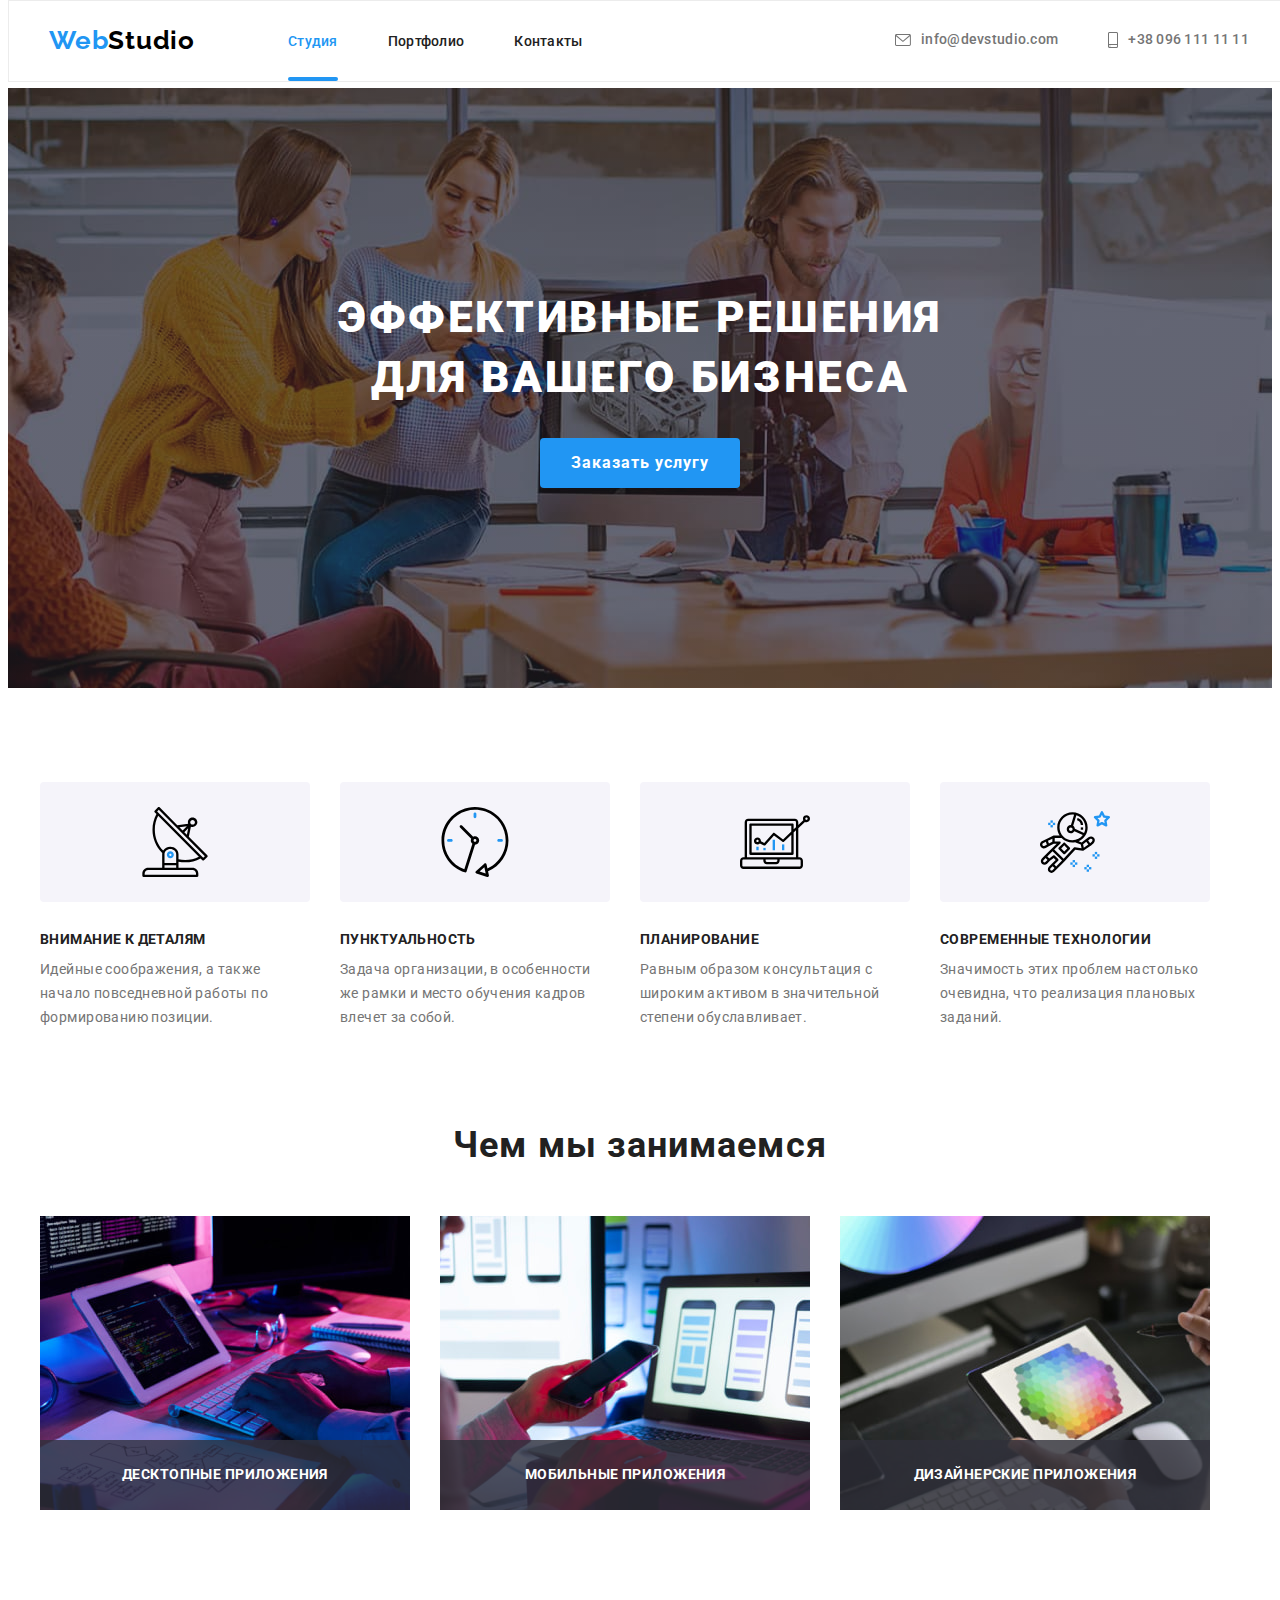
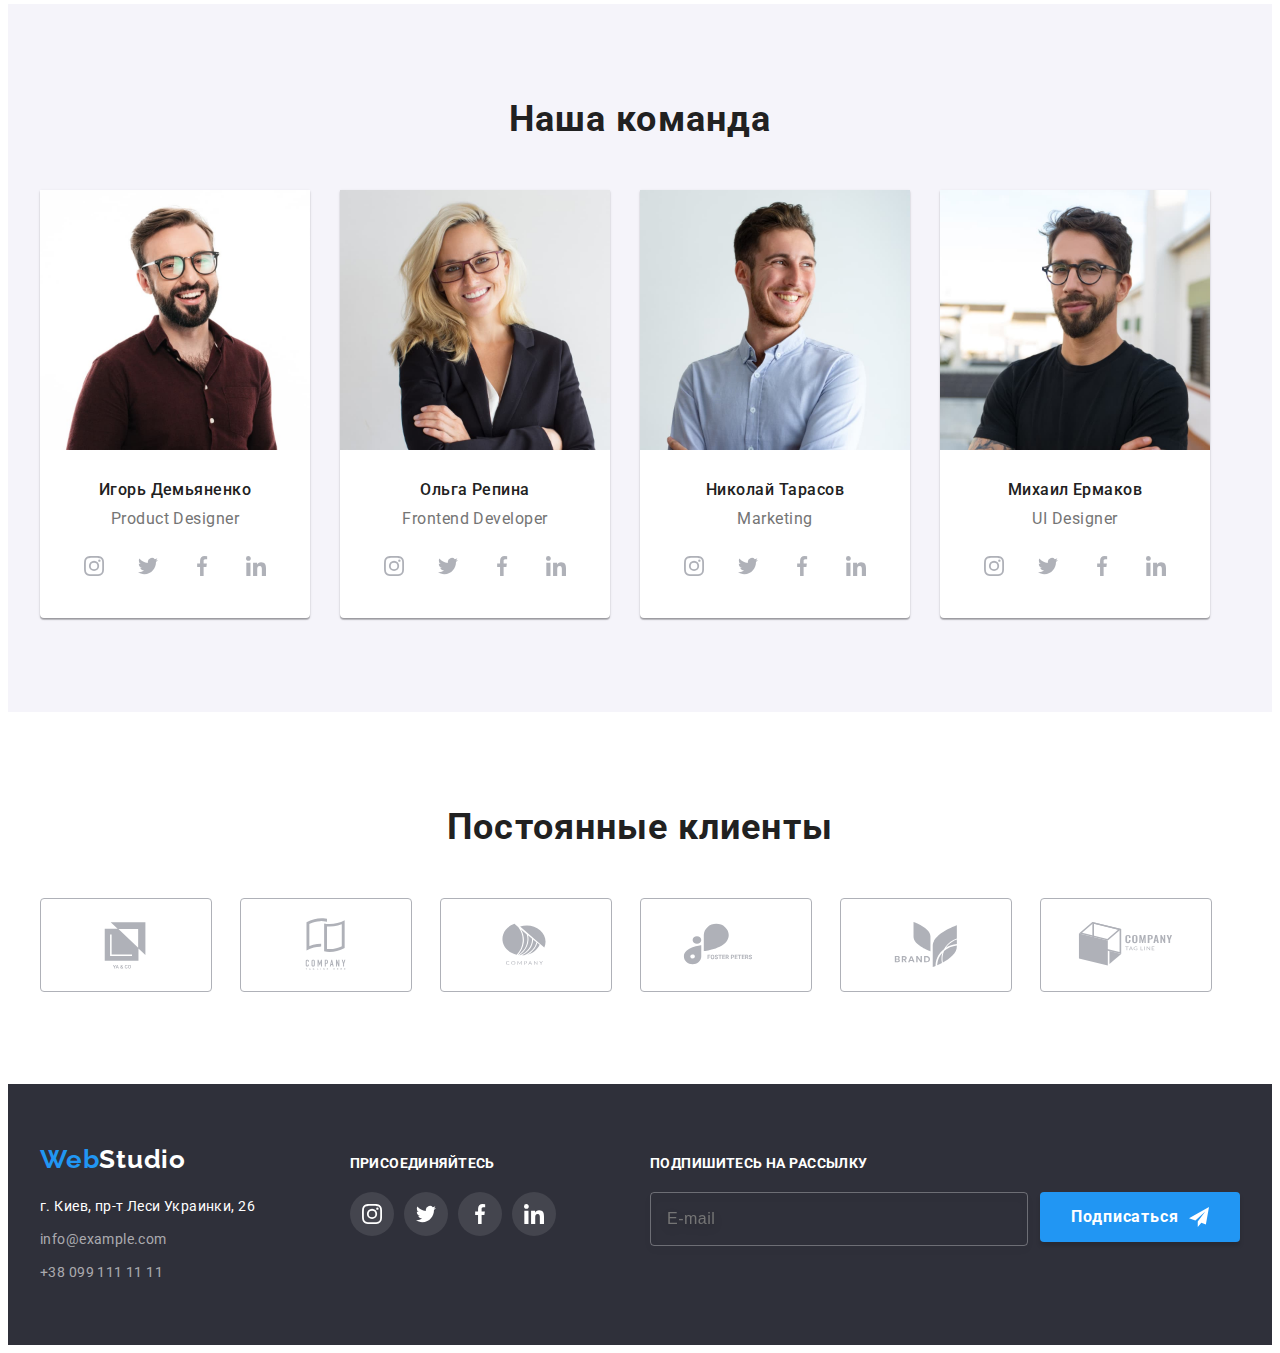
<file: index.html>
<!DOCTYPE html>
<html lang="en">
  <head>
    <meta charset="UTF-8" />
    <meta http-equiv="X-UA-Compatible" content="IE=edge" />
    <meta name="viewport" content="width=device-width, initial-scale=1.0" />
    <link rel="preconnect" href="https://fonts.googleapis.com" />
    <link rel="preconnect" href="https://fonts.gstatic.com" crossorigin />
    <link
      href="https://fonts.googleapis.com/css2?family=Roboto:wght@400;500;700;900&display=swap"
      rel="stylesheet"
    />
    <link rel="preconnect" href="https://fonts.googleapis.com" />
    <link rel="preconnect" href="https://fonts.gstatic.com" crossorigin />
    <link
      href="https://fonts.googleapis.com/css2?family=Raleway:wght@700&display=swap"
      rel="stylesheet"
    />
    <link
      rel="stylesheet"
      href="https://cdnjs.cloudflare.com/ajax/libs/modern-normalize/1.1.0/modern-normalize.min.css"
      integrity="sha512-wpPYUAdjBVSE4KJnH1VR1HeZfpl1ub8YT/NKx4PuQ5NmX2tKuGu6U/JRp5y+Y8XG2tV+wKQpNHVUX03MfMFn9Q=="
      crossorigin="anonymous"
      referrerpolicy="no-referrer"
    />
    <link rel="stylesheet" href="./css/main.min.css" />
    <title>WebStudio</title>
  </head>
  <body>
    <header class="header">
      <div class="container header__container">
        <nav class="navigation">
          <a class="link logo" href=""><span class="logo-half">Web</span>Studio</a>
          <ul class="navigation__list list">
            <li class="navigation__item">
              <a class="link current" href="./index.html">Студия</a>
            </li>
            <li class="navigation__item"><a class="link" href="./portfolio.html">Портфолио</a></li>
            <li class="navigation__item"><a class="link" href="">Контакты</a></li>
          </ul>
        </nav>
        <ul class="connect list">
          <li>
            <a class="connect__mail link" href="mailto:info@devstudio.com">
              <svg class="" width="16" height="12">
                <use href="./images/icons.svg#icon-mail"></use>
              </svg>
              <span>info@devstudio.com</span></a
            >
          </li>
          <li>
            <a class="connect__tel link" href="tel:+380961111111"
              ><svg class="" width="10" height="16">
                <use href="./images/icons.svg#icon-tel"></use></svg
              ><span>+38 096 111 11 11</span></a
            >
          </li>
        </ul>
      </div>
    </header>
    <main>
      <section class="hero">
        <div class="container">
          <h1 class="hero__title">Эффективные решения для вашего бизнеса</h1>
          <button class="hero__title__btn" type="button" data-modal-open>Заказать услугу</button>
        </div>
      </section>
      <section class="features">
        <div class="container">
          <ul class="features__list list">
            <li>
              <div class="features__item">
                <svg class="" width="70" height="70">
                  <use href="./images/icons.svg#icon-antenna"></use>
                </svg>
              </div>
              <h3 class="features__title">Внимание к деталям</h3>
              <p class="features__description">
                Идейные соображения, а также начало повседневной работы по формированию позиции.
              </p>
            </li>
            <li>
              <div class="features__item">
                <svg class="" width="70" height="70">
                  <use href="./images/icons.svg#icon-clock"></use>
                </svg>
              </div>
              <h3 class="features__title">Пунктуальность</h3>
              <p class="features__description">
                Задача организации, в особенности же рамки и место обучения кадров влечет за собой.
              </p>
            </li>
            <li>
              <div class="features__item">
                <svg class="" width="70" height="70">
                  <use href="./images/icons.svg#icon-diagram"></use>
                </svg>
              </div>
              <h3 class="features__title">Планирование</h3>
              <p class="features__description">
                Равным образом консультация с широким активом в значительной степени обуславливает.
              </p>
            </li>
            <li>
              <div class="features__item">
                <svg class="" width="70" height="70">
                  <use href="./images/icons.svg#icon-astronaut"></use>
                </svg>
              </div>
              <h3 class="features__title">Современные технологии</h3>
              <p class="features__description">
                Значимость этих проблем настолько очевидна, что реализация плановых заданий.
              </p>
            </li>
          </ul>
        </div>
      </section>
      <section class="occupation">
        <div class="container">
          <h2 class="title">Чем мы занимаемся</h2>
          <ul class="occupation__list list">
            <li class="ocupation__item">
              <img src="./images/ocu1.jpg" alt="Деятельность1" width="370" height="294" />
              <p class="img-des">Десктопные приложения</p>
            </li>
            <li class="ocupation__item">
              <img src="./images/ocu2.jpg" alt="Деятельность2" width="370" height="294" />
              <p class="img-des">Мобильные приложения</p>
            </li>
            <li class="ocupation__item">
              <img src="./images/ocu3.jpg" alt="Деятельность3" width="370" height="294" />
              <p class="img-des">Дизайнерские приложения</p>
            </li>
          </ul>
        </div>
      </section>
      <section class="workers">
        <div class="container">
          <h2 class="title">Наша команда</h2>
          <ul class="workers__list list">
            <li>
              <img src="./images/igor.jpg" alt="Игорь" height="260" width="270" />
              <div class="workers-info-center">
                <h3 class="workers__name">Игорь Демьяненко</h3>
                <p class="workers__role">Product Designer</p>
                <ul class="workers__icons list">
                  <li class="">
                    <a href="" class="workers-icon-link link">
                      <svg class="" width="20" height="20">
                        <use href="./images/icons.svg#icon-instagram"></use>
                      </svg>
                    </a>
                  </li>
                  <li class="">
                    <a href="" class="workers-icon-link link">
                      <svg class="" width="20" height="20">
                        <use href="./images/icons.svg#icon-twitter"></use>
                      </svg>
                    </a>
                  </li>
                  <li class="">
                    <a href="" class="workers-icon-link link">
                      <svg class="" width="20" height="20">
                        <use href="./images/icons.svg#icon-facebook"></use>
                      </svg>
                    </a>
                  </li>
                  <li class="">
                    <a href="" class="workers-icon-link link">
                      <svg class="" width="20" height="20">
                        <use href="./images/icons.svg#icon-linkedin"></use>
                      </svg>
                    </a>
                  </li>
                </ul>
              </div>
            </li>
            <li>
              <img src="./images/olga.jpg" alt="Ольга" height="260" width="270" />
              <div class="workers-info-center">
                <h3 class="workers__name">Ольга Репина</h3>
                <p class="workers__role">Frontend Developer</p>
                <ul class="workers__icons list">
                  <li class="">
                    <a href="" class="workers-icon-link link">
                      <svg class="" width="20" height="20">
                        <use href="./images/icons.svg#icon-instagram"></use>
                      </svg>
                    </a>
                  </li>
                  <li class="">
                    <a href="" class="workers-icon-link link">
                      <svg class="" width="20" height="20">
                        <use href="./images/icons.svg#icon-twitter"></use>
                      </svg>
                    </a>
                  </li>
                  <li class="">
                    <a href="" class="workers-icon-link link">
                      <svg class="" width="20" height="20">
                        <use href="./images/icons.svg#icon-facebook"></use>
                      </svg>
                    </a>
                  </li>
                  <li class="">
                    <a href="" class="workers-icon-link link">
                      <svg class="" width="20" height="20">
                        <use href="./images/icons.svg#icon-linkedin"></use>
                      </svg>
                    </a>
                  </li>
                </ul>
              </div>
            </li>
            <li>
              <img src="./images/nikolay.jpg" alt="Николай" height="260" width="270" />
              <div class="workers-info-center">
                <h3 class="workers__name">Николай Тарасов</h3>
                <p class="workers__role">Marketing</p>
                <ul class="workers__icons list">
                  <li class="">
                    <a href="" class="workers-icon-link link">
                      <svg class="" width="20" height="20">
                        <use href="./images/icons.svg#icon-instagram"></use>
                      </svg>
                    </a>
                  </li>
                  <li class="">
                    <a href="" class="workers-icon-link link">
                      <svg class="" width="20" height="20">
                        <use href="./images/icons.svg#icon-twitter"></use>
                      </svg>
                    </a>
                  </li>
                  <li class="">
                    <a href="" class="workers-icon-link link">
                      <svg class="" width="20" height="20">
                        <use href="./images/icons.svg#icon-facebook"></use>
                      </svg>
                    </a>
                  </li>
                  <li class="">
                    <a href="" class="workers-icon-link link">
                      <svg class="" width="20" height="20">
                        <use href="./images/icons.svg#icon-linkedin"></use>
                      </svg>
                    </a>
                  </li>
                </ul>
              </div>
            </li>
            <li>
              <img src="./images/mihail.jpg" alt="Михаил" height="260" width="270" />
              <div class="workers-info-center">
                <h3 class="workers__name">Михаил Ермаков</h3>
                <p class="workers__role">UI Designer</p>
                <ul class="workers__icons list">
                  <li class="">
                    <a href="" class="workers-icon-link link">
                      <svg class="" width="20" height="20">
                        <use href="./images/icons.svg#icon-instagram"></use>
                      </svg>
                    </a>
                  </li>
                  <li class="">
                    <a href="" class="workers-icon-link link">
                      <svg class="" width="20" height="20">
                        <use href="./images/icons.svg#icon-twitter"></use>
                      </svg>
                    </a>
                  </li>
                  <li class="">
                    <a href="" class="workers-icon-link link">
                      <svg class="" width="20" height="20">
                        <use href="./images/icons.svg#icon-facebook"></use>
                      </svg>
                    </a>
                  </li>
                  <li class="">
                    <a href="" class="workers-icon-link link">
                      <svg class="" width="20" height="20">
                        <use href="./images/icons.svg#icon-linkedin"></use>
                      </svg>
                    </a>
                  </li>
                </ul>
              </div>
            </li>
          </ul>
        </div>
      </section>
      <section class="clients">
        <div class="container">
          <h2 class="title">Постоянные клиенты</h2>
          <ul class="clients__list">
            <li class="clients__item list">
              <a href="" class="clients-item-link link">
                <svg class="" width="106" height="60">
                  <use href="./images/icons.svg#icon-Logo1"></use>
                </svg>
              </a>
            </li>
            <li class="clients__item list">
              <a href="" class="clients-item-link link">
                <svg class="" width="106" height="60">
                  <use href="./images/icons.svg#icon-Logo2"></use>
                </svg>
              </a>
            </li>
            <li class="clients__item list">
              <a href="" class="clients-item-link link">
                <svg class="" width="106" height="60">
                  <use href="./images/icons.svg#icon-Logo3"></use>
                </svg>
              </a>
            </li>
            <li class="clients__item list">
              <a href="" class="clients-item-link link">
                <svg class="" width="106" height="60">
                  <use href="./images/icons.svg#icon-Logo4"></use>
                </svg>
              </a>
            </li>
            <li class="clients__item list">
              <a href="" class="clients-item-link link">
                <svg class="" width="106" height="60">
                  <use href="./images/icons.svg#icon-Logo5"></use>
                </svg>
              </a>
            </li>
            <li class="clients__item list">
              <a href="" class="clients-item-link link">
                <svg class="" width="106" height="60">
                  <use href="./images/icons.svg#icon-Logo6"></use>
                </svg>
              </a>
            </li>
          </ul>
        </div>
      </section>
    </main>
    <footer class="footer footer-box">
      <div class="container footer-content-centre">
        <div>
          <a class="logo-footer link" href=""><span class="logo-half">Web</span>Studio</a>
          <address class="footer__contacts footer-contacts-box">
            <ul class="contacts__list list">
              <li>
                <a
                  class="link"
                  href="https://goo.gl/maps/SDV9wvhG6N7wCn5T7"
                  target="_blank"
                  rel="nofollow noreferrer noopener"
                  >г. Киев, пр-т Леси Украинки, 26</a
                >
              </li>
              <li><a class="link gray-link" href="mailto:info@example.com">info@example.com</a></li>
              <li><a class="link gray-link" href="tel:+380991111111">+38 099 111 11 11</a></li>
            </ul>
          </address>
        </div>
        <div class="footer__soc">
          <p class="soc__title">Присоединяйтесь</p>
          <ul class="soc__list list">
            <li class="">
              <a href="" class="soc__link link">
                <svg class="" width="20" height="20">
                  <use href="./images/icons.svg#icon-instagram"></use>
                </svg>
              </a>
            </li>
            <li class="">
              <a href="" class="soc__link link">
                <svg class="" width="20" height="20">
                  <use href="./images/icons.svg#icon-twitter"></use>
                </svg>
              </a>
            </li>
            <li class="">
              <a href="" class="soc__link link">
                <svg class="" width="20" height="20">
                  <use href="./images/icons.svg#icon-facebook"></use>
                </svg>
              </a>
            </li>
            <li class="">
              <a href="" class="soc__link link">
                <svg class="" width="20" height="20">
                  <use href="./images/icons.svg#icon-linkedin"></use>
                </svg>
              </a>
            </li>
          </ul>
        </div>
        <div class="footer__subscribe">
          <p class="footer__subscribe-title">Подпишитесь на рассылку</p>
          <form class="footer__subscribe-form">
            <label class="subscribe-label" for="subscribe-email"></label>
            <input
              class="subscribe__input"
              type="email"
              name="subscribe-email"
              id="subscribe-email"
              placeholder="E-mail"
              required
            />
            <button type="submit" class="subscribe__button">
              <div class="button-center">
                <span>Подписаться</span>
                <a href="" class="link ico-center">
                  <svg class="svg-subscribe" width="20" height="20">
                    <use href="./images/icons.svg#subscribe-ico"></use>
                  </svg>
                </a>
              </div>
            </button>
          </form>
        </div>
      </div>
    </footer>
    <div class="backdrop is-hidden" data-modal>
      <div class="modal">
        <button type="button" class="modal-close" data-modal-close>
          <svg class="backdrop-icon-close" width="10" height="10">
            <use href="./images/icons.svg#icon-close"></use>
          </svg>
        </button>
        <p class="modal-title">Оставьте свои данные, мы вам перезвоним</p>
        <form class="modal-form">
          <div class="input-field">
            <label for="user-name" class="input-title">Имя</label>
            <div class="input-wrap">
              <input
                type="text"
                class="form-input"
                name="user-name"
                id="user-name"
                placeholder="&nbsp"
                required
              />
              <svg class="input-ico" width="18" height="18">
                <use href="./images/icons.svg#icon-name-modal"></use>
              </svg>
            </div>
          </div>
          <div class="input-field">
            <label for="user-tel" class="input-title">Телефон</label>
            <div class="input-wrap">
              <input
                type="tel"
                class="form-input"
                name="user-tel"
                id="user-tel"
                placeholder="&nbsp"
                required
              />
              <svg class="input-ico" width="18" height="18">
                <use href="./images/icons.svg#icon-tel-modal"></use>
              </svg>
            </div>
          </div>
          <div class="input-field">
            <label for="user-email" class="input-title">Почта</label>
            <div class="input-wrap">
              <input
                type="email"
                class="form-input"
                name="user-email"
                id="user-email"
                placeholder="&nbsp"
                required
              />
              <svg class="input-ico" width="18" height="18">
                <use href="./images/icons.svg#icon-email-modal"></use>
              </svg>
            </div>
          </div>
          <div class="modal-commentary-field">
            <label for="modal-commentary" class="modal-commentary">Комментарий</label>
            <div class="txt-area-centre">
              <textarea
                class="commentary-area"
                name="modal-commentary"
                id="modal-commentary"
                placeholder="Введите текст"
              ></textarea>
            </div>
          </div>
          <div class="input-field">
            <div class="checkbox-center">
              <input
                type="checkbox"
                name="user-policy"
                value="true"
                class="input-check visually-hidden"
                id="user-policy"
              />
              <label for="user-policy" class="check-text">
                <span>
                  <svg class="ico-check" width="16" height="10">
                    <use href="./images/icons.svg#icon-check-modal"></use>
                  </svg>
                </span>
                Соглашаюсь с рассылкой и принимаю&nbsp;<a class="link policy-link" href=""
                  >Условия договора</a
                ></label
              >
            </div>
          </div>
          <button type="submit" class="modal-button">Отправить</button>
        </form>
      </div>
    </div>
    <script src="./js/modal.js"></script>
  </body>
</html>
</file>
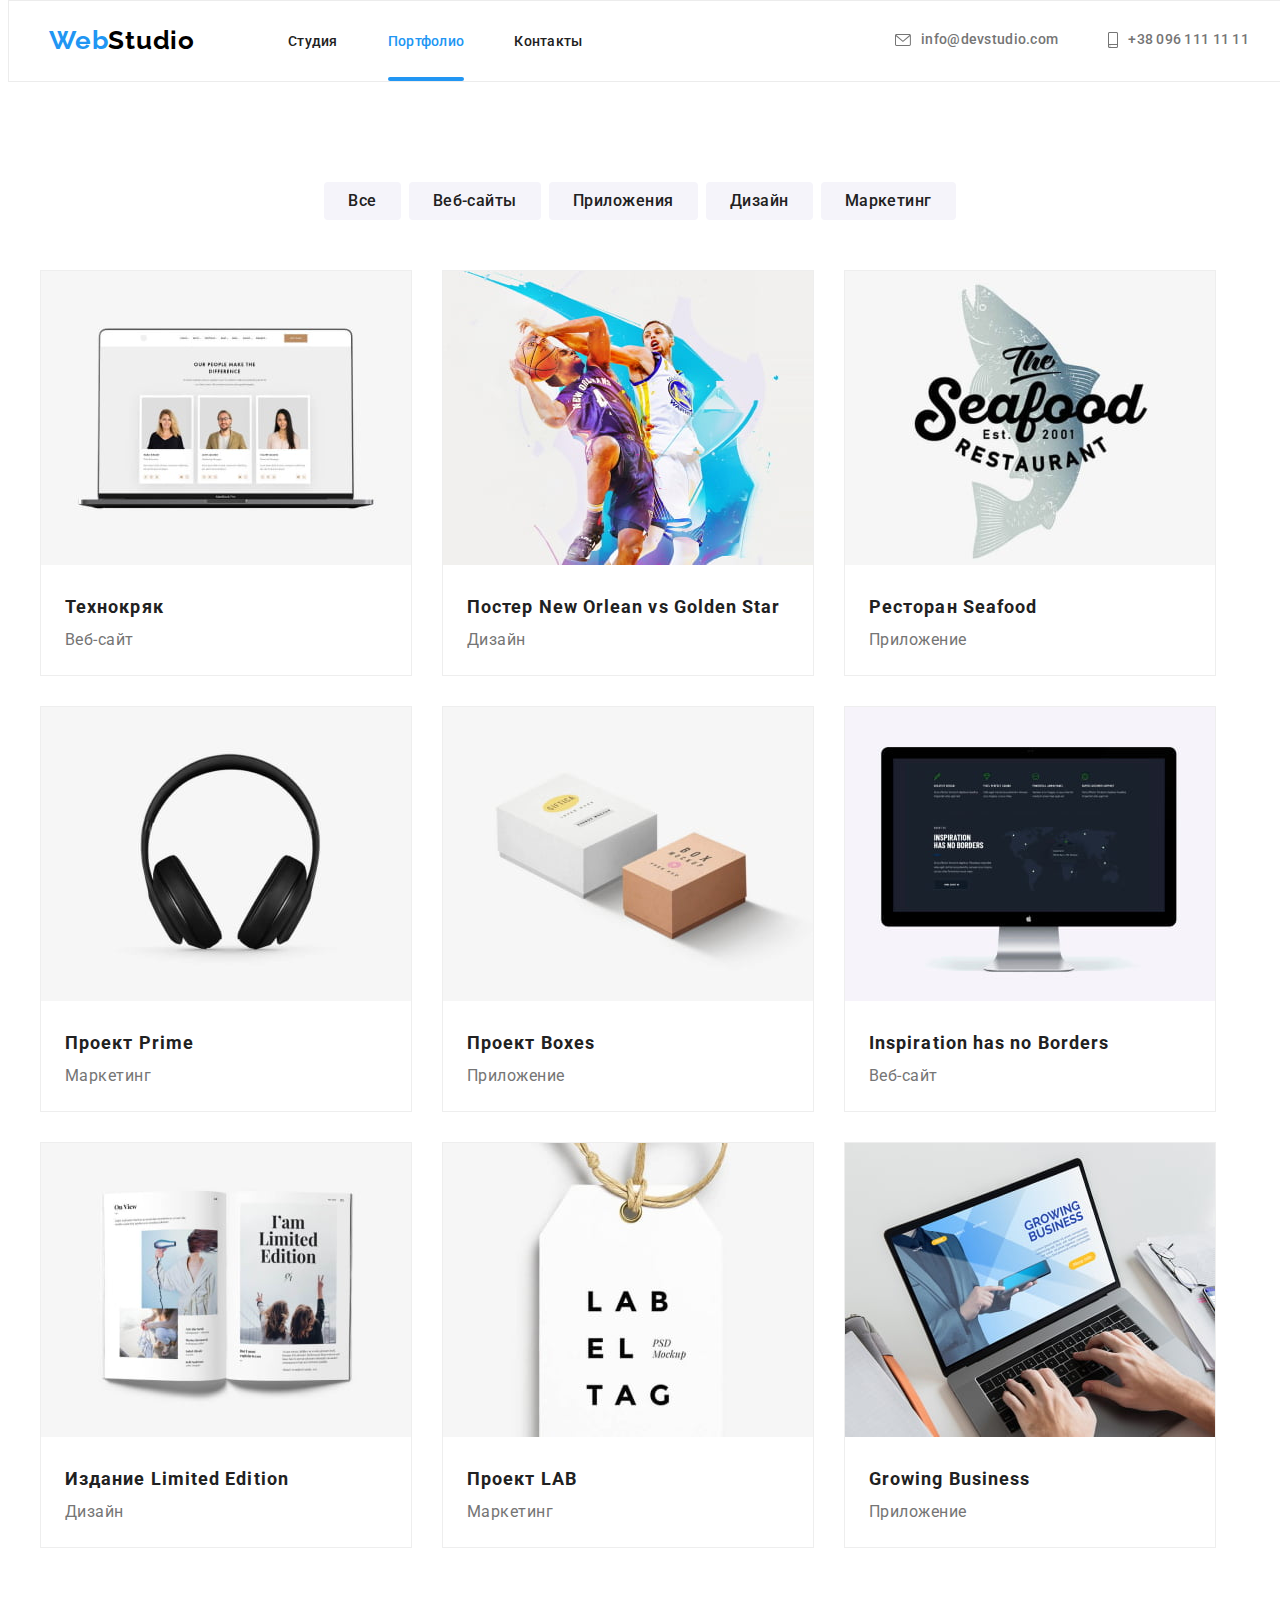
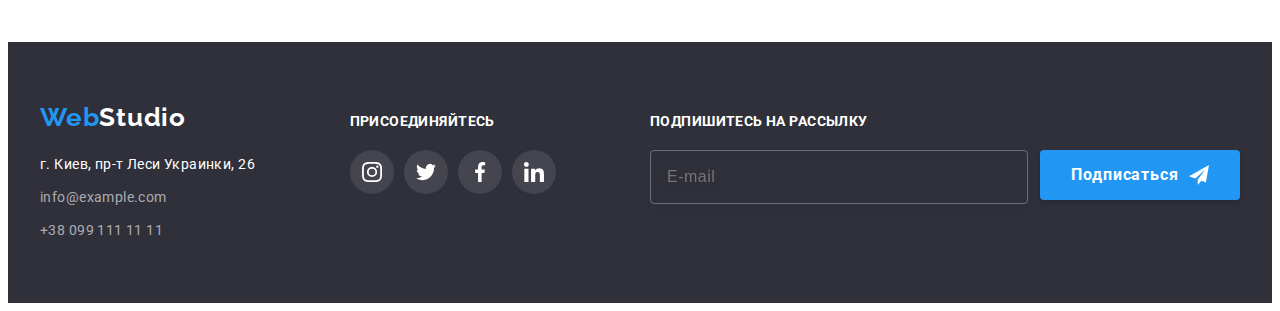
<file: portfolio.html>
<!DOCTYPE html>
<html lang="en">
  <head>
    <meta charset="UTF-8" />
    <meta http-equiv="X-UA-Compatible" content="IE=edge" />
    <meta name="viewport" content="width=device-width, initial-scale=1.0" />
    <link rel="preconnect" href="https://fonts.googleapis.com" />
    <link rel="preconnect" href="https://fonts.gstatic.com" crossorigin />
    <link
      href="https://fonts.googleapis.com/css2?family=Roboto:wght@400;500;700;900&display=swap"
      rel="stylesheet"
    />
    <link rel="preconnect" href="https://fonts.googleapis.com" />
    <link rel="preconnect" href="https://fonts.gstatic.com" crossorigin />
    <link
      href="https://fonts.googleapis.com/css2?family=Raleway:wght@700&display=swap"
      rel="stylesheet"
    />
    <link
      rel="stylesheet"
      href="https://cdnjs.cloudflare.com/ajax/libs/modern-normalize/1.1.0/modern-normalize.min.css"
      integrity="sha512-wpPYUAdjBVSE4KJnH1VR1HeZfpl1ub8YT/NKx4PuQ5NmX2tKuGu6U/JRp5y+Y8XG2tV+wKQpNHVUX03MfMFn9Q=="
      crossorigin="anonymous"
      referrerpolicy="no-referrer"
    />
    <link rel="stylesheet" href="./css/main.min.css" />
    <title>Portfolio</title>
  </head>
  <body>
    <header class="header">
      <div class="container header__container">
        <nav class="navigation">
          <a class="link logo" href=""><span class="logo-half">Web</span>Studio</a>
          <ul class="navigation__list list">
            <li class="navigation__item">
              <a class="link" href="./index.html">Студия</a>
            </li>
            <li class="navigation__item">
              <a class="link current" href="./portfolio.html">Портфолио</a>
            </li>
            <li class="navigation__item"><a class="link" href="">Контакты</a></li>
          </ul>
        </nav>
        <ul class="connect list">
          <li>
            <a class="connect__mail link" href="mailto:info@devstudio.com">
              <svg class="" width="16" height="12">
                <use href="./images/icons.svg#icon-mail"></use>
              </svg>
              <span>info@devstudio.com</span></a
            >
          </li>
          <li>
            <a class="connect__tel link" href="tel:+380961111111"
              ><svg class="" width="10" height="16">
                <use href="./images/icons.svg#icon-tel"></use></svg
              ><span>+38 096 111 11 11</span></a
            >
          </li>
        </ul>
      </div>
    </header>
    <main>
      <section class="portfolio">
        <div class="container">
          <ul class="portfolio__buttons list ">
            <li class="portfolio-button"><button type="button">Все</button></li>
            <li class="portfolio-button"><button type="button">Веб-сайты</button></li>
            <li class="portfolio-button"><button type="button">Приложения</button></li>
            <li class="portfolio-button"><button type="button">Дизайн</button></li>
            <li class="portfolio-button"><button type="button">Маркетинг</button></li>
          </ul>
          <ul class="portfolio__list list">
            <li class="portfolio__item">
              <a class="link" href="">
                <div class="overlay-box">
                  <img src="./images/portfolio1.jpg" alt="Веб-сайт1" />
                  <div class="portfolio__overlay">
                    <p class="overlay__content">
                      Ресурс предлагает комплексные предложения с разным уровнем функционала и
                      сервисов. Все это позволит посетителю получить исчерпывающие сведения о
                      компании или частном лице.
                    </p>
                  </div>
                </div>
                <div class="img-description-box">
                  <h3 class="portfolio-item-title">Технокряк</h3>
                  <p class="portfolio-item-description">Веб-сайт</p>
                </div>
              </a>
            </li>
            <li class="portfolio__item">
              <a class="link" href="">
                <div class="overlay-box">
                  <img src="./images/portfolio2.jpg" alt="Дизайн1" />
                  <div class="portfolio__overlay">
                    <p class="overlay__content">
                      Ресурс предлагает комплексные предложения с разным уровнем функционала и
                      сервисов. Все это позволит посетителю получить исчерпывающие сведения о
                      компании или частном лице.
                    </p>
                  </div>
                </div>
                <div class="img-description-box">
                  <h3 class="portfolio-item-title">Постер New Orlean vs Golden Star</h3>
                  <p class="portfolio-item-description">Дизайн</p>
                </div>
              </a>
            </li>
            <li class="portfolio__item">
              <a class="link" href="">
                <div class="overlay-box">
                  <img src="./images/portfolio3.jpg" alt="Приложение1" />
                  <div class="portfolio__overlay">
                    <p class="overlay__content">
                      Ресурс предлагает комплексные предложения с разным уровнем функционала и
                      сервисов. Все это позволит посетителю получить исчерпывающие сведения о
                      компании или частном лице.
                    </p>
                  </div>
                </div>
                <div class="img-description-box">
                  <h3 class="portfolio-item-title">Ресторан Seafood</h3>
                  <p class="portfolio-item-description">Приложение</p>
                </div>
              </a>
            </li>
            <li class="portfolio__item">
              <a class="link" href="">
                <div class="overlay-box">
                  <img src="./images/portfolio4.jpg" alt="Маркетинг1" />
                  <div class="portfolio__overlay">
                    <p class="overlay__content">
                      Ресурс предлагает комплексные предложения с разным уровнем функционала и
                      сервисов. Все это позволит посетителю получить исчерпывающие сведения о
                      компании или частном лице.
                    </p>
                  </div>
                </div>
                <div class="img-description-box">
                  <h3 class="portfolio-item-title">Проект Prime</h3>
                  <p class="portfolio-item-description">Маркетинг</p>
                </div>
              </a>
            </li>
            <li class="portfolio__item">
              <a class="link" href="">
                <div class="overlay-box">
                  <img src="./images/portfolio5.jpg" alt="Приложение2" />
                  <div class="portfolio__overlay">
                    <p class="overlay__content">
                      Ресурс предлагает комплексные предложения с разным уровнем функционала и
                      сервисов. Все это позволит посетителю получить исчерпывающие сведения о
                      компании или частном лице.
                    </p>
                  </div>
                </div>
                <div class="img-description-box">
                  <h3 class="portfolio-item-title">Проект Boxes</h3>
                  <p class="portfolio-item-description">Приложение</p>
                </div></a
              >
            </li>
            <li class="portfolio__item">
              <a class="link" href="">
                <div class="overlay-box">
                  <img src="./images/portfolio6.jpg" alt="Веб-сайт2" />
                  <div class="portfolio__overlay">
                    <p class="overlay__content">
                      Ресурс предлагает комплексные предложения с разным уровнем функционала и
                      сервисов. Все это позволит посетителю получить исчерпывающие сведения о
                      компании или частном лице.
                    </p>
                  </div>
                </div>
                <div class="img-description-box">
                  <h3 class="portfolio-item-title">Inspiration has no Borders</h3>
                  <p class="portfolio-item-description">Веб-сайт</p>
                </div>
              </a>
            </li>
            <li class="portfolio__item">
              <a class="link" href="">
                <div class="overlay-box">
                  <img src="./images/portfolio7.jpg" alt="Дизайн2" />
                  <div class="portfolio__overlay">
                    <p class="overlay__content">
                      Ресурс предлагает комплексные предложения с разным уровнем функционала и
                      сервисов. Все это позволит посетителю получить исчерпывающие сведения о
                      компании или частном лице.
                    </p>
                  </div>
                </div>
                <div class="img-description-box">
                  <h3 class="portfolio-item-title">Издание Limited Edition</h3>
                  <p class="portfolio-item-description">Дизайн</p>
                </div>
              </a>
            </li>
            <li class="portfolio__item">
              <a class="link" href="">
                <div class="overlay-box">
                  <img src="./images/portfolio8.jpg" alt="Маркетинг2" />
                  <div class="portfolio__overlay">
                    <p class="overlay__content">
                      Ресурс предлагает комплексные предложения с разным уровнем функционала и
                      сервисов. Все это позволит посетителю получить исчерпывающие сведения о
                      компании или частном лице.
                    </p>
                  </div>
                </div>
                <div class="img-description-box">
                  <h3 class="portfolio-item-title">Проект LAB</h3>
                  <p class="portfolio-item-description">Маркетинг</p>
                </div>
              </a>
            </li>
            <li class="portfolio__item">
              <a class="link" href="">
                <div class="overlay-box">
                  <img src="./images/portfolio9.jpg" alt="Приложение3" />
                  <div class="portfolio__overlay">
                    <p class="overlay__content">
                      Ресурс предлагает комплексные предложения с разным уровнем функционала и
                      сервисов. Все это позволит посетителю получить исчерпывающие сведения о
                      компании или частном лице.
                    </p>
                  </div>
                </div>
                <div class="img-description-box">
                  <h3 class="portfolio-item-title">Growing Business</h3>
                  <p class="portfolio-item-description">Приложение</p>
                </div>
              </a>
            </li>
          </ul>
        </div>
      </section>
    </main>
    <footer class="footer footer-box">
      <div class="container footer-content-centre">
        <div>
          <a class="logo-footer link" href=""><span class="logo-half">Web</span>Studio</a>
          <address class="footer__contacts footer-contacts-box">
            <ul class="contacts__list list">
              <li>
                <a
                  class="link"
                  href="https://goo.gl/maps/SDV9wvhG6N7wCn5T7"
                  target="_blank"
                  rel="nofollow noreferrer noopener"
                  >г. Киев, пр-т Леси Украинки, 26</a
                >
              </li>
              <li><a class="link gray-link" href="mailto:info@example.com">info@example.com</a></li>
              <li><a class="link gray-link" href="tel:+380991111111">+38 099 111 11 11</a></li>
            </ul>
          </address>
        </div>
        <div class="footer__soc">
          <p class="soc__title">Присоединяйтесь</p>
          <ul class="soc__list list">
            <li class="">
              <a href="" class="soc__link link">
                <svg class="" width="20" height="20">
                  <use href="./images/icons.svg#icon-instagram"></use>
                </svg>
              </a>
            </li>
            <li class="">
              <a href="" class="soc__link link">
                <svg class="" width="20" height="20">
                  <use href="./images/icons.svg#icon-twitter"></use>
                </svg>
              </a>
            </li>
            <li class="">
              <a href="" class="soc__link link">
                <svg class="" width="20" height="20">
                  <use href="./images/icons.svg#icon-facebook"></use>
                </svg>
              </a>
            </li>
            <li class="">
              <a href="" class="soc__link link">
                <svg class="" width="20" height="20">
                  <use href="./images/icons.svg#icon-linkedin"></use>
                </svg>
              </a>
            </li>
          </ul>
        </div>
        <div class="footer__subscribe">
          <p class="footer__subscribe-title">Подпишитесь на рассылку</p>
          <form class="footer__subscribe-form">
            <label class="subscribe-label" for="subscribe-email"></label>
            <input
              class="subscribe__input"
              type="email"
              name="subscribe-email"
              id="subscribe-email"
              placeholder="E-mail"
              required
            />
            <button type="submit" class="subscribe__button">
              <div class="button-center">
                <span>Подписаться</span>
                <a href="" class="link ico-center">
                  <svg class="svg-subscribe" width="20" height="20">
                    <use href="./images/icons.svg#subscribe-ico"></use>
                  </svg>
                </a>
              </div>
            </button>
          </form>
        </div>
      </div>
    </footer>
  </body>
</html>
</file>
<file: css/main.min.css>
:root{--first-color: #2196f3;--second-color: #212121;--third-color: #757575;--ico-color: #afb1b8}p,h1,h2,h3,h4,h5,h6{margin:0}ul{margin:0;padding-left:0}img{display:block}button{cursor:pointer}address{font-style:normal}body{font-family:"Roboto",sans-serif}.list{list-style:none}.link{text-decoration:none;transition-property:background-color,color,fill;transition-duration:250ms;transition-timing-function:cubic-bezier(0.4, 0, 0.2, 1)}.visually-hidden{position:absolute;white-space:nowrap;width:1px;height:1px;overflow:hidden;border:0;padding:0;clip:rect(0 0 0 0);-webkit-clip-path:inset(50%);clip-path:inset(50%);margin:-1px}.container{width:1200px;padding-left:15px;padding-right:15px;margin:0 auto}.backdrop{position:fixed;top:0;width:100%;height:100%;background-color:rgba(48,48,48,.5);transition:opacity 250ms linear,visibility 250ms}.modal{position:absolute;width:528px;height:581px;background-color:#fff;border-radius:10px;top:50%;left:50%;transform:translate(-50%, -50%) scale(1);transition:transform 250ms;padding:40px;box-shadow:0px 4px 4px rgba(0,0,0,.15)}.backdrop.is-hidden .modal{transform:translate(-50%, -50%) scale(0)}.modal-close{position:absolute;top:10px;right:10px;width:30px;height:30px;border:1px solid rgba(0,0,0,.1);border-radius:50%;background-color:rgba(0,0,0,0);justify-content:center;transition-property:background-color,color,fill,border;transition-duration:250ms;transition-timing-function:cubic-bezier(0.4, 0, 0.2, 1)}.modal-close:hover,.modal-close:focus{box-shadow:none;border:1px solid rgba(0,0,0,.15);fill:var(--first-color);outline:none}.is-hidden{opacity:0;visibility:hidden;pointer-events:none}.no-scroll{overflow:hidden}.modal-title{font-size:20px;line-height:1.15;margin-bottom:12px;text-align:center;font-weight:700;text-align:center;letter-spacing:.03em}.form-input{padding-left:42px;width:100%;height:40px;border:1px solid rgba(33,33,33,.2);border-radius:4px;caret-color:#000;transition-property:background-color,color,fill,border;transition-duration:250ms;transition-timing-function:cubic-bezier(0.4, 0, 0.2, 1)}.form-input:focus{border:1px solid var(--first-color);outline:none}.form-input::-moz-placeholder{background-color:#fff}.form-input:-ms-input-placeholder{background-color:#fff}.form-input::placeholder{background-color:#fff}.form-input:not(:focus):not(:-moz-placeholder-shown):invalid{background-color:rgba(197,75,75,.15)}.form-input:not(:focus):not(:-ms-input-placeholder):invalid{background-color:rgba(197,75,75,.15)}.form-input:not(:focus):not(:placeholder-shown):invalid{background-color:rgba(197,75,75,.15)}.input-field{margin-bottom:8px}.checkbox-center{justify-content:center}.input-wrap{margin-top:4px;position:relative}.input-ico{position:absolute;left:12px;top:50%;transform:translateY(-50%)}.form-input:focus+.input-ico{fill:var(--first-color);transition-property:background-color,color,fill,border;transition-duration:250ms;transition-timing-function:cubic-bezier(0.4, 0, 0.2, 1)}.input-title{font-weight:400;font-size:12px;line-height:1.17;letter-spacing:.01em;color:#757575}.check-text{font-weight:400;font-size:14px;line-height:1.71;letter-spacing:.03em;color:#757575}.check-text span{width:16px;height:15px;border:2px solid #212121;border-radius:3px;display:block;margin-right:5px;justify-content:center;transition-property:background-color,border,fill;transition-duration:250ms;transition-timing-function:cubic-bezier(0.4, 0, 0.2, 1)}.policy-link{color:var(--first-color);text-decoration:underline;text-underline-offset:2px}.ico-check{fill:rgba(0,0,0,0)}.input-check:checked+.check-text span{background-color:var(--first-color);border-color:var(--first-color)}.input-check:checked+.check-text .ico-check{fill:#fff}.input-check:focus+.check-text span{border-color:var(--first-color)}.modal-commentary-field{margin-bottom:15px}.modal-commentary{font-weight:400;font-size:12px;line-height:1.17;letter-spacing:.01em;color:#757575}.txt-area-centre{margin-top:4px}.commentary-area{margin:0 auto;padding-top:12px;padding-left:16px;width:100%;height:120px;border:1px solid rgba(33,33,33,.2);border-radius:4px;caret-color:#000;resize:none;font-style:normal;font-weight:400;font-size:12px;line-height:1.17;letter-spacing:.01em;transition-property:background-color,color,fill,border;transition-duration:250ms;transition-timing-function:cubic-bezier(0.4, 0, 0.2, 1)}.commentary-area:focus{border:1px solid var(--first-color);outline:none}.commentary-area::-moz-placeholder{font-weight:400;font-size:12px;line-height:1.17;letter-spacing:.01em;color:rgba(117,117,117,.5)}.commentary-area:-ms-input-placeholder{font-weight:400;font-size:12px;line-height:1.17;letter-spacing:.01em;color:rgba(117,117,117,.5)}.commentary-area::placeholder{font-weight:400;font-size:12px;line-height:1.17;letter-spacing:.01em;color:rgba(117,117,117,.5)}.modal-button{justify-content:center;width:200px;height:50px;font-weight:700;font-size:16px;line-height:1.88;text-align:center;letter-spacing:.06em;color:#fff;background-color:var(--first-color);box-shadow:0px 4px 4px rgba(0,0,0,.15);border-radius:4px;border:rgba(0,0,0,0);margin:0 auto;margin-top:25px;transition-property:color,box-shadow,background-color;transition-duration:250ms;transition-timing-function:cubic-bezier(0.4, 0, 0.2, 1)}.modal-button:hover{background-color:#188ce8}.title{margin-bottom:50px;font-weight:700;font-size:36px;line-height:1.17;text-align:center;letter-spacing:.03em;color:var(--second-color)}.portfolio__overlay,.portfolio-item-title,.ico-center,.button-center,.subscribe__button,.subscribe__input,.soc__link,.clients-item-link,.workers-icon-link,.img-des,.features__item,.connect__tel,.connect__mail,.navigation,.header__container,.modal-close,.checkbox-center,.check-text,.check-text span,.modal-button{display:flex;align-items:center}.header{position:relative;background-color:#fff;padding-top:24px;padding-bottom:25px;border:1px solid #ececec;position:fixed;top:0;z-index:1;width:100%}.header a:hover,.header a:focus{color:var(--first-color)}.logo{margin-right:93px;font-family:"Raleway",sans-serif;font-weight:700;font-size:26px;line-height:1.19;letter-spacing:.03em;color:#000}.logo-half{color:var(--first-color)}.navigation__list{display:flex;-moz-column-gap:50px;column-gap:50px}.navigation__list a{font-weight:500;font-size:14px;line-height:1.14;letter-spacing:.02em;color:var(--second-color)}.navigation__item>a{padding-bottom:31px;padding-top:31px}.navigation__item .current{position:relative;color:var(--first-color)}.navigation__item .current::after{position:absolute;bottom:-1px;display:flex;content:"";width:100%;height:4px;background-color:var(--first-color);border-radius:4px}.connect{display:flex;-moz-column-gap:50px;column-gap:50px;margin-left:auto}.connect a{font-weight:500;font-size:14px;line-height:1.14;letter-spacing:.02em;color:#757575}.connect__mail{gap:10px;fill:currentColor}.connect__tel{gap:10px;fill:currentColor}main{padding-top:80px}.hero{background-color:#2f303a;background-image:linear-gradient(rgba(47, 48, 58, 0.4), rgba(47, 48, 58, 0.4)),url(../images/main-bg.jpg);background-repeat:no-repeat;background-position:center;background-size:cover;margin:0 auto;max-width:1600px;padding-top:200px;padding-bottom:200px}.hero__title{margin:0 auto;text-align:center;margin-bottom:30px;max-width:700px;font-weight:900;font-size:44px;line-height:1.36;letter-spacing:.06em;text-transform:uppercase;color:#fff}.hero__title__btn{min-width:200px;box-shadow:0px 4px 4px rgba(0,0,0,.15);border-radius:4px;border:rgba(0,0,0,0);font-family:"Roboto",sans-serif;background-color:var(--first-color);font-weight:700;font-size:16px;line-height:1.88;display:flex;justify-content:center;margin:0 auto;padding-top:10px;padding-bottom:10px;letter-spacing:.06em;color:#fff;cursor:pointer;transition-property:color,box-shadow,background-color,border;transition-duration:250ms;transition-timing-function:cubic-bezier(0.4, 0, 0.2, 1)}.hero__title__btn:hover,.hero__title__btn:focus{background-color:#188ce8}.features{padding-top:94px;padding-bottom:94px}.features__list{display:flex;-moz-column-gap:30px;column-gap:30px}.features__item{justify-content:center;width:270px;height:120px;background-color:#f5f4fa;border-radius:4px;margin-bottom:30px}.features__title{margin-bottom:10px;font-weight:700;font-size:14px;line-height:1.14;letter-spacing:.03em;text-transform:uppercase;color:var(--second-color)}.features__description{max-width:270px;font-size:14px;line-height:1.71;letter-spacing:.03em;color:var(--third-color)}.occupation{padding-bottom:94px}.occupation__list{display:flex;-moz-column-gap:30px;column-gap:30px}.ocupation__item{position:relative}.img-des{justify-content:center;position:absolute;bottom:0;width:370px;height:70px;background:rgba(47,48,58,.8);font-weight:700;font-size:14px;line-height:1.14;text-align:center;letter-spacing:.03em;text-transform:uppercase;color:#fff}.workers{padding-top:94px;padding-bottom:94px;background-color:#f5f4fa}.workers__list{display:flex;-moz-column-gap:30px;column-gap:30px}.workers__list>li{background-color:#fff;border-radius:0px 0px 4px 4px;box-shadow:0px 1px 3px rgba(0,0,0,.12),0px 1px 1px rgba(0,0,0,.14),0px 2px 1px rgba(0,0,0,.2)}.workers-info-center{padding-top:30px;padding-bottom:30px}.workers__name{margin-bottom:10px;font-weight:500;font-size:16px;line-height:1.19;text-align:center;letter-spacing:.03em;color:var(--second-color)}.workers__role{font-size:16px;line-height:1.19;text-align:center;letter-spacing:.03em;color:var(--third-color);margin-bottom:16px}.workers__icons{display:flex;justify-content:center;flex-direction:row;gap:10px}.workers-icon-link{justify-content:center;width:44px;height:44px;border-radius:50%;background-color:#fff;fill:var(--ico-color)}.workers-icon-link:hover,.workers-icon-link:focus{background-color:var(--first-color);fill:#fff}.clients{padding-bottom:94px;padding-top:94px}.clients__list{display:flex;flex-direction:row;gap:30px}.clients__item{width:170px;height:92px}.clients-item-link{width:100%;height:100%;border:1px solid #afb1b8;border-radius:4px;justify-content:center;background-color:#fff;fill:var(--ico-color)}.clients-item-link:hover,.clients-item-link:focus{background-color:#fff;border:1px solid var(--first-color);fill:var(--first-color)}.footer-box{background-color:#2f303a;padding-top:60px;padding-bottom:60px}.footer-content-centre{display:flex;justify-content:space-between;gap:70px;align-items:baseline}.logo-footer{font-family:"Raleway",sans-serif;font-weight:700;font-size:26px;line-height:1.19;letter-spacing:.03em;color:#fff}.footer__contacts .link{font-size:14px;line-height:1.71;letter-spacing:.03em;color:#fff;font-style:normal}.footer-contacts-box{margin-top:20px}.contacts__list{display:flex;flex-direction:column;row-gap:9px}.contacts__list .gray-link{color:rgba(255,255,255,.6)}.footer a:hover,.footer a:focus{color:var(--first-color)}.footer__soc{display:flex;flex-direction:column;align-items:flex-start}.soc__title{font-weight:700;font-size:14px;line-height:1.14;letter-spacing:.03em;text-transform:uppercase;color:#fff;margin-bottom:20px}.soc__list{display:flex;justify-content:center;flex-direction:row;gap:10px}.soc__link{justify-content:center;width:44px;height:44px;border-radius:50%;background-color:rgba(255,255,255,.1);fill:#fff}.soc__link:hover,.soc__link:focus{background-color:var(--first-color);fill:#fff}.footer__subscribe-title{font-weight:700;font-size:14px;line-height:1.14;letter-spacing:.03em;text-transform:uppercase;color:#fff;margin-bottom:20px}.footer__subscribe-form{display:flex;align-content:space-between}.subscribe__input{padding-left:16px;font-size:16px;line-height:1.25;letter-spacing:.03em;background-color:rgba(0,0,0,0);display:flex;width:358px;height:50px;gap:12px;caret-color:#fff;border:1px solid rgba(255,255,255,.3);filter:drop-shadow(0px 4px 4px rgba(0, 0, 0, 0.15));border-radius:4px;transition-property:box-shadow,background-color,border;transition-duration:250ms;transition-timing-function:cubic-bezier(0.4, 0, 0.2, 1)}.subscribe__input:focus{border:1px solid #fff;outline:none}.subscribe__input:not(:-moz-placeholder-shown){color:#fff}.subscribe__input:not(:-ms-input-placeholder){color:#fff}.subscribe__input:not(:placeholder-shown){color:#fff}.subscribe__button{justify-content:center;margin-left:12px;color:#fff;background-color:var(--first-color);box-shadow:0px 4px 4px rgba(0,0,0,.15);border-radius:4px;width:200px;height:50px;border:rgba(0,0,0,0);font-family:"Roboto",sans-serif;font-weight:700;font-size:16px;line-height:1.88;cursor:pointer;letter-spacing:.06em;transition-property:color,box-shadow,background-color;transition-duration:250ms;transition-timing-function:cubic-bezier(0.4, 0, 0.2, 1)}.subscribe__button:hover,.subscribe__button:focus{background-color:#188ce8}.button-center{justify-content:center;gap:10px}.ico-center{justify-content:center}.portfolio{padding-top:94px;padding-bottom:94px}.portfolio__buttons{display:flex;justify-content:center;-moz-column-gap:8px;column-gap:8px;margin-bottom:50px}.portfolio-button button{border:rgba(0,0,0,0);padding:6px 24px;border-radius:4px;background-color:#f5f4fa;font-family:"Roboto",sans-serif;font-weight:500;font-size:16px;line-height:1.62;letter-spacing:.03em;color:var(--second-color);cursor:pointer;transition-property:color,box-shadow,background-color;transition-duration:250ms;transition-timing-function:cubic-bezier(0.4, 0, 0.2, 1)}.portfolio-button button:hover,.portfolio-button button:focus{color:#fff;background-color:var(--first-color);box-shadow:0px 3px 1px rgba(0,0,0,.1),0px 1px 2px rgba(0,0,0,.08),0px 2px 2px rgba(0,0,0,.12)}.portfolio__list{display:flex;flex-wrap:wrap;gap:30px}.portfolio__list>li{border:1px solid #eee;max-width:370px;height:404px}.portfolio__item a{text-decoration:none}.portfolio__item:hover,.portfolio__item:focus{transition-property:box-shadow;transition-duration:250ms;transition-timing-function:cubic-bezier(0.4, 0, 0.2, 1);box-shadow:0px 1px 1px rgba(0,0,0,.12),0px 4px 4px rgba(0,0,0,.06),1px 4px 6px rgba(0,0,0,.16)}.portfolio-item-title{justify-content:flex-start;font-weight:700;font-size:18px;line-height:2;letter-spacing:.06em;color:var(--second-color)}.portfolio-item-description{display:flex;font-size:16px;line-height:1.88;letter-spacing:.03em;color:var(--third-color)}.overlay-box{position:relative;overflow:hidden}.portfolio__overlay{padding:0 24px;justify-content:center;position:absolute;top:0;left:0;width:100%;height:100%;transform:translateY(100%);transition:transform 250ms cubic-bezier(0.4, 0, 0.2, 1);background:rgba(33,150,243,.9)}.portfolio__item:hover .portfolio__overlay{transform:translateY(0)}.overlay__content{font-weight:400;font-size:18px;line-height:1.56;letter-spacing:.03em;color:#fff}.img-description-box{padding-left:24px;padding-right:24px;padding-top:24px;padding-bottom:20px}/*# sourceMappingURL=main.min.css.map */
</file>
